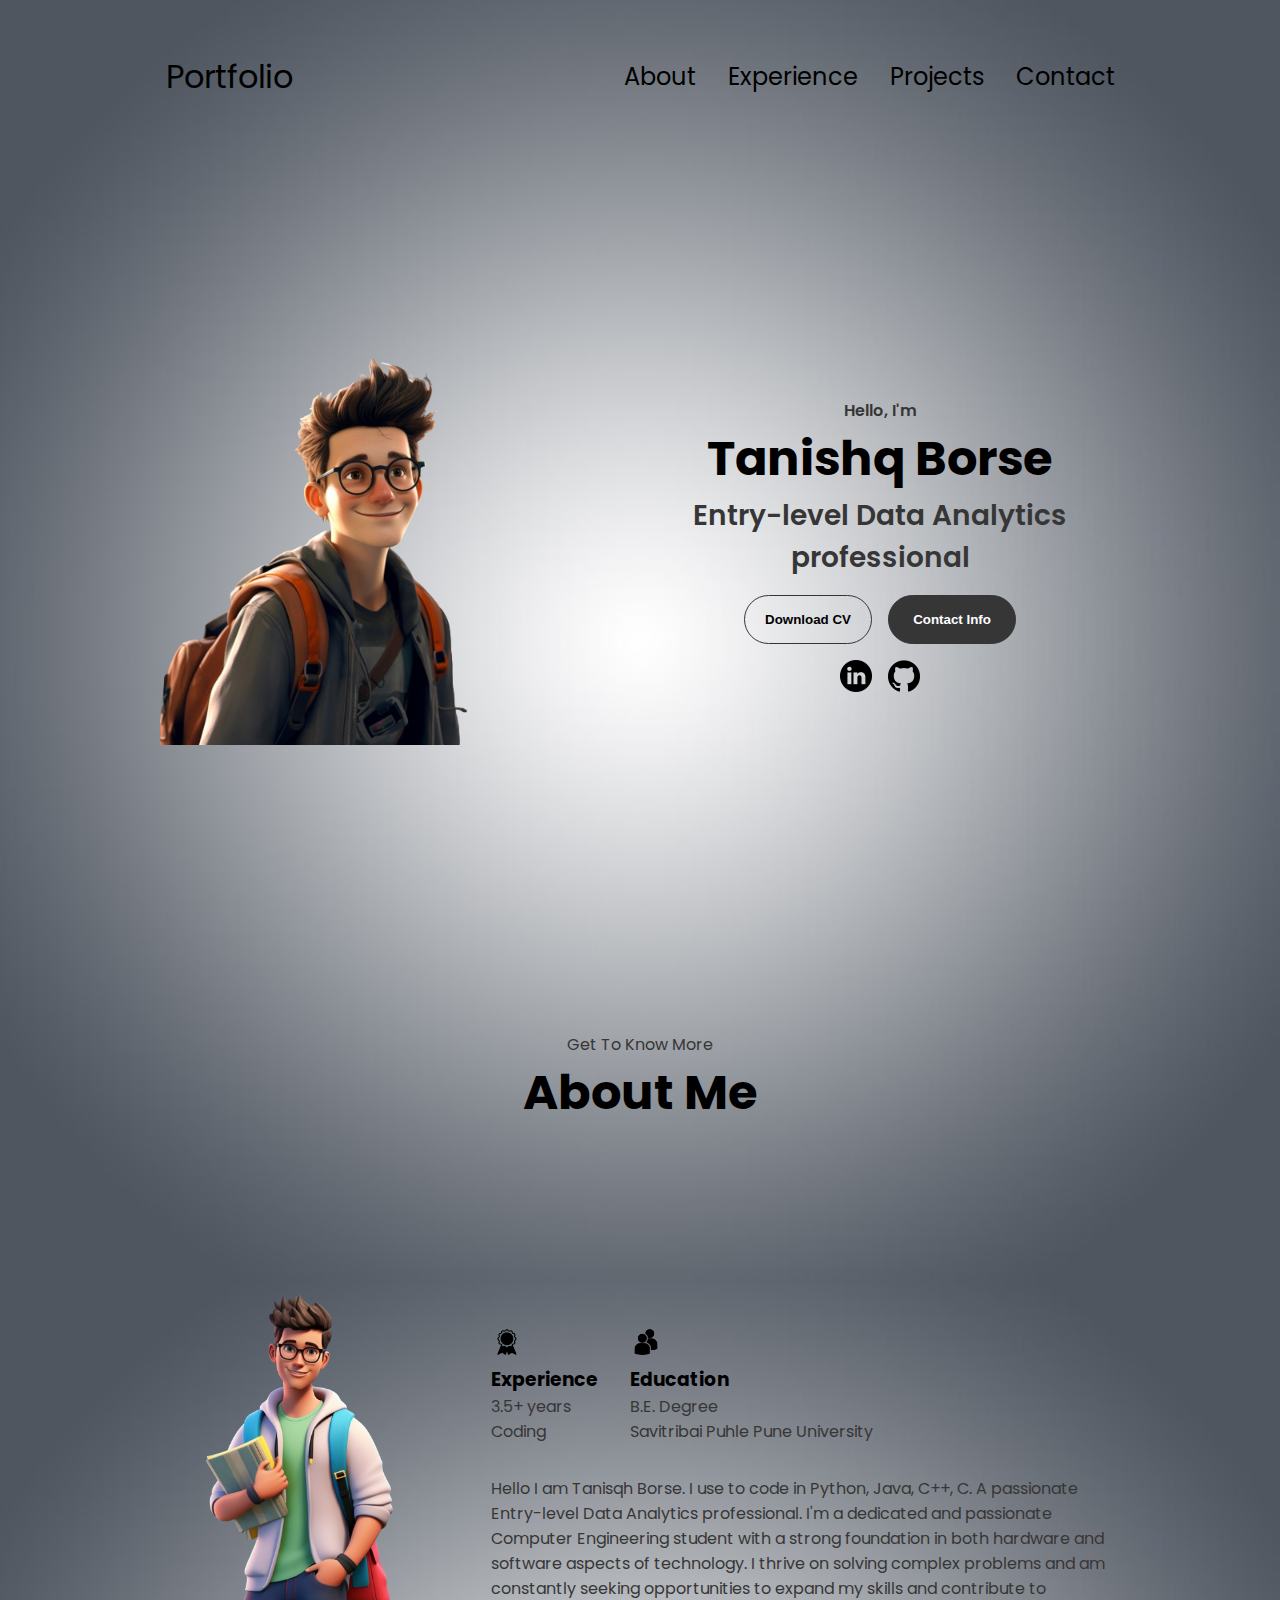
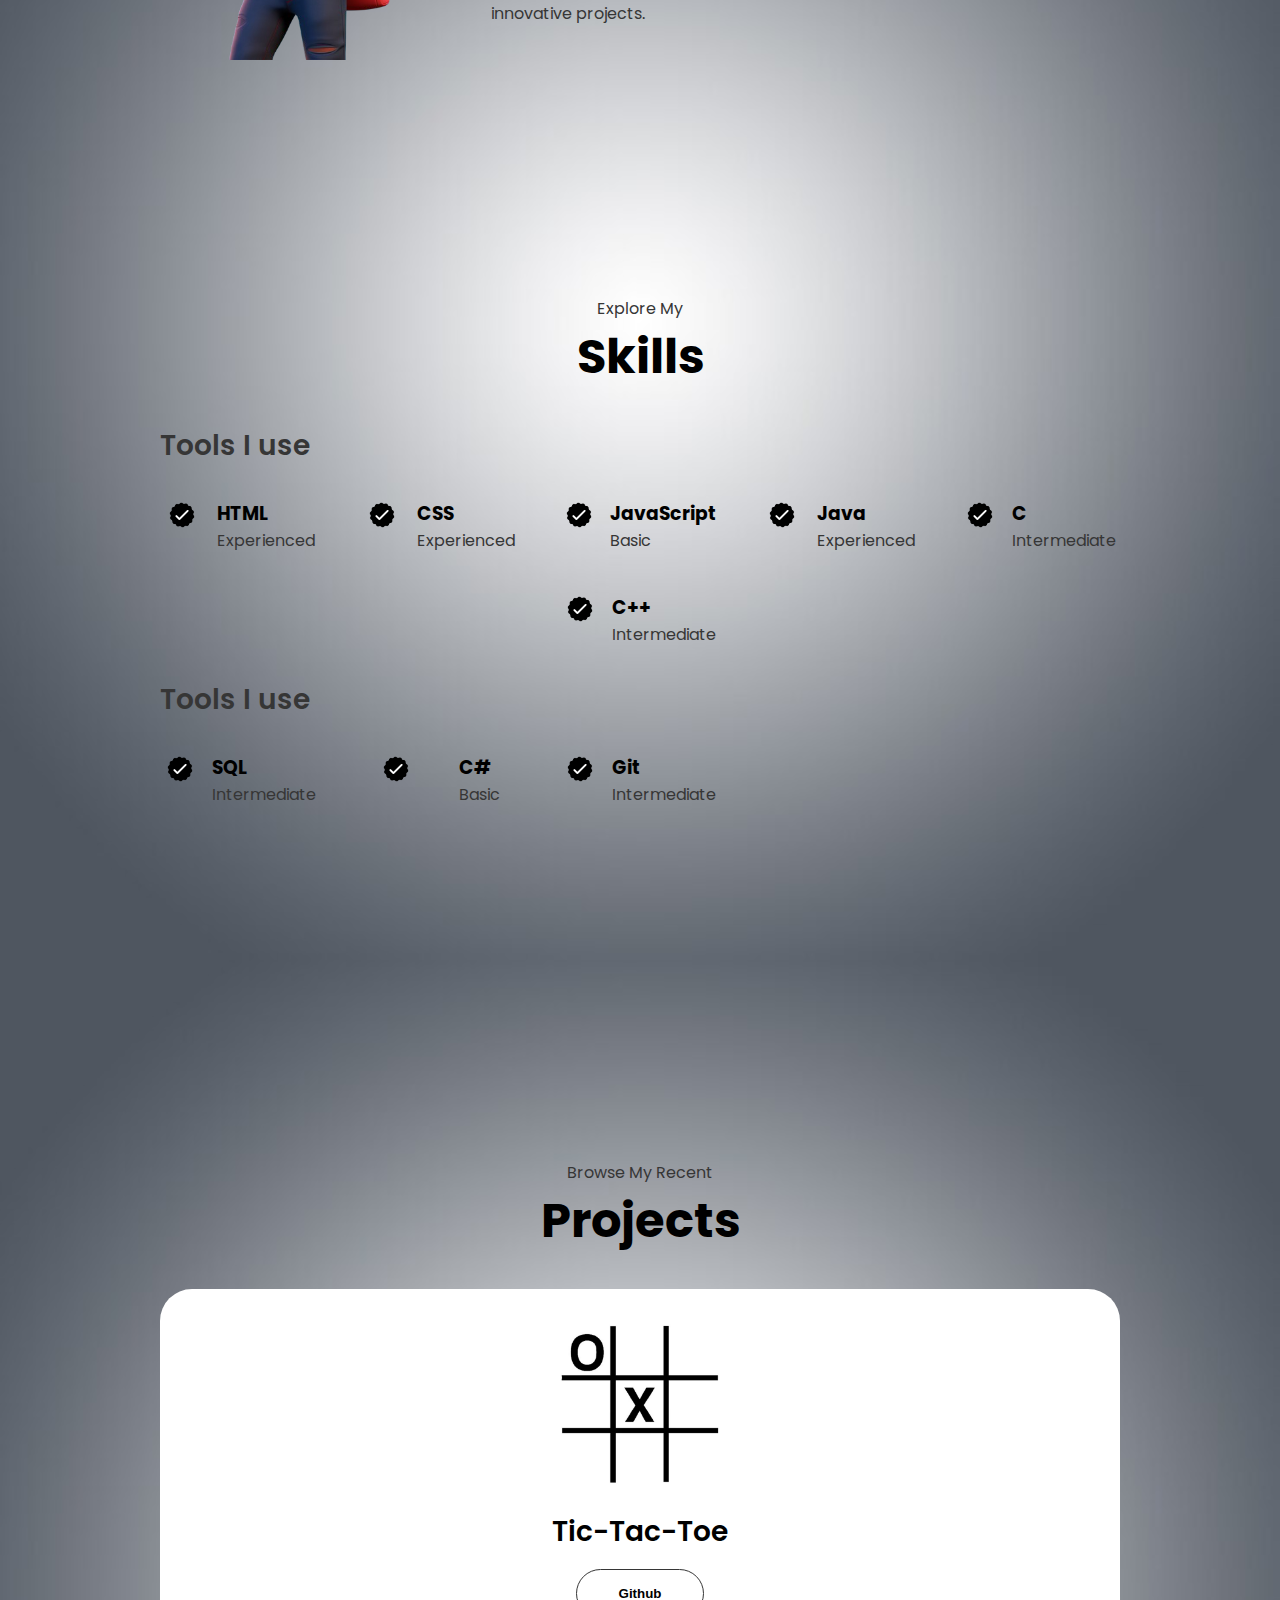
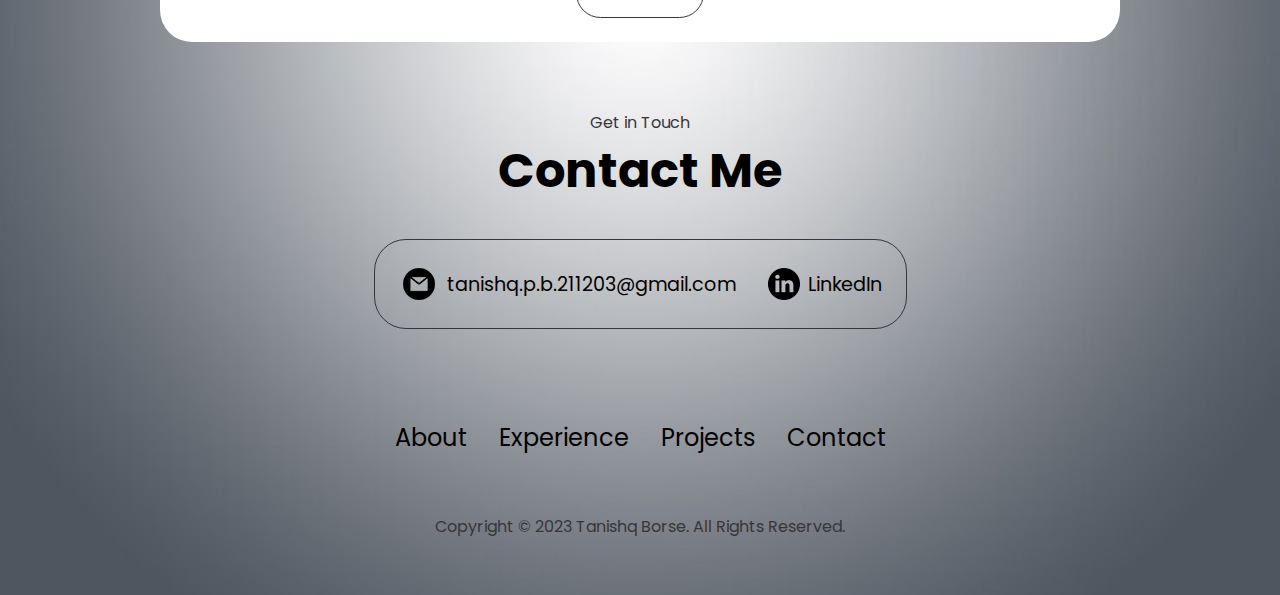
<file: Internship Task-2/index.html>
<!DOCTYPE html>
<html lang="en">
  <head>
    <meta charset="UTF-8" />
    <meta http-equiv="X-UA-Compatible" content="IE=edge" />
    <meta name="viewport" content="width=device-width, initial-scale=1.0" />
    <title>My Portfolio</title>
    <link rel="stylesheet" href="style.css" />
    <link rel="stylesheet" href="mediaqueries.css" />
  </head>
  <body>
    <nav id="desktop-nav">
      <div class="logo">Portfolio</div>
      <div>
        <ul class="nav-links">
          <li><a href="#about">About</a></li>
          <li><a href="#experience">Experience</a></li>
          <li><a href="#projects">Projects</a></li>
          <li><a href="#contact">Contact</a></li>
        </ul>
      </div>
    </nav>
    <nav id="hamburger-nav">
      <div class="logo">Tanishq Borse</div>
      <div class="hamburger-menu">
        <div class="hamburger-icon" onclick="toggleMenu()">
          <span></span>
          <span></span>
          <span></span>
        </div>
        <div class="menu-links">
          <li><a href="#about" onclick="toggleMenu()">About</a></li>
          <li><a href="#experience" onclick="toggleMenu()">Experience</a></li>
          <li><a href="#projects" onclick="toggleMenu()">Projects</a></li>
          <li><a href="#contact" onclick="toggleMenu()">Contact</a></li>
        </div>
      </div>
    </nav>
    <section id="profile">
      <div class="section__pic-container">
        <img src="./assets/me.png" alt="John Doe profile picture" />
      </div>
      <div class="section__text">
        <p class="section__text__p1">Hello, I'm</p>
        <h1 class="title">Tanishq Borse</h1>
        <p class="section__text__p2">Entry-level Data Analytics professional </p>
        <div class="btn-container">
          <button
            class="btn btn-color-2"
            onclick="window.open('./assets/my-resume-cv.pdf')"
          >
            Download CV
          </button>
          <button class="btn btn-color-1" onclick="toggleMenu()">
            Contact Info
          </button>
        </div>
        <div id="socials-container">
          <img
            src="./assets/linkedin.png"
            alt="My LinkedIn profile"
            class="icon"
            onclick="location.href='https://www.linkedin.com/in/tanishq-borse-40a1a4258/"
          />
          <img
            src="./assets/github.png"
            alt="My Github profile"
            class="icon"
            onclick="location.href='https://github.com/TanUBorse/CODSOFT"
          />
        </div>
      </div>
    </section>
    <section id="about">
      <p class="section__text__p1">Get To Know More</p>
      <h1 class="title">About Me</h1>
      <div class="section-container">
        <div class="section__pic-container">
          <img
            src="./assets/about-me.png"
            alt="Profile picture"
            class="about-pic"
          />
        </div>
        <div class="about-details-container">
          <div class="about-containers">
            <div class="details-container">
              <img
                src="./assets/experience.png"
                alt="Experience icon"
                class="icon"
              />
              <h3>Experience</h3>
              <p>3.5+ years <br />Coding</p>
            </div>
            <div class="details-container">
              <img
                src="./assets/education.png"
                alt="Education icon"
                class="icon"
              />
              <h3>Education</h3>
              <p>B.E. Degree<br />Savitribai Puhle Pune University</p>
            </div>
          </div>
          <div class="text-container">
            <p>
              Hello I am Tanisqh Borse. I use to code in Python, Java, C++, C. A passionate Entry-level Data Analytics professional.
              I'm a dedicated and passionate Computer Engineering student with a strong foundation in both hardware and software aspects of technology. 
              I thrive on solving complex problems and am constantly seeking opportunities to expand my skills and contribute to innovative projects.
            </p>
          </div>
        </div>
      </div>
      
    </section>
    <section id="experience">
      <p class="section__text__p1">Explore My</p>
      <h1 class="title">Skills</h1>
      <div class="experience-details-container">
        <div class="about-containers">
          <div class="details-container">
            <h2 class="experience-sub-title">Tools I use</h2>
            <div class="article-container">
              <article>
                <img
                  src="./assets/checkmark.png"
                  alt="Experience icon"
                  class="icon"
                />
                <div>
                  <h3>HTML</h3>
                  <p>Experienced</p>
                </div>
              </article>
              <article>
                <img
                  src="./assets/checkmark.png"
                  alt="Experience icon"
                  class="icon"
                />
                <div>
                  <h3>CSS</h3>
                  <p>Experienced</p>
                </div>
              </article>
              <article>
                <img
                  src="./assets/checkmark.png"
                  alt="Experience icon"
                  class="icon"
                />
                <div>
                  <h3>JavaScript</h3>
                  <p>Basic</p>
                </div>
              </article>
              <article>
                <img
                  src="./assets/checkmark.png"
                  alt="Experience icon"
                  class="icon"
                />
                <div>
                  <h3>Java</h3>
                  <p>Experienced</p>
                </div>
              </article>
              <article>
                <img
                  src="./assets/checkmark.png"
                  alt="Experience icon"
                  class="icon"
                />
                <div>
                  <h3>C</h3>
                  <p>Intermediate</p>
                </div>
              </article>
              <article>
                <img
                  src="./assets/checkmark.png"
                  alt="Experience icon"
                  class="icon"
                />
                <div>
                  <h3>C++</h3>
                  <p>Intermediate</p>
                </div>
              </article>
            </div>
          </div>
          <div class="details-container">
            <h2 class="experience-sub-title">Tools I use</h2>
            <div class="article-container">
              <article>
                <img
                  src="./assets/checkmark.png"
                  alt="Experience icon"
                  class="icon"
                />
                <div>
                  <h3>SQL</h3>
                  <p>Intermediate</p>
                </div>
              </article>
              <article>
                <img
                  src="./assets/checkmark.png"
                  alt="Experience icon"
                  class="icon"
                />
                <div>
                  <h3>C#</h3>
                  <p>Basic</p>
                </div>
              </article>
              <article>
                <img
                  src="./assets/checkmark.png"
                  alt="Experience icon"
                  class="icon"
                />
                <div>
                  <h3>Git</h3>
                  <p>Intermediate</p>
                </div>
              </article>
            </div>
          </div>
        </div>
      </div>
      
    </section>
    <section id="projects" >
      <p class="section__text__p1">Browse My Recent</p>
      <h1 class="title">Projects</h1>
      <div class="experience-details-container">
        <div class="about-containers">
          <div class="details-container-color-container">
            <div class="article-container">
              <img
                src="./assets/Tic.png"
                alt="Project 1"
                class="project-img"
              />
            </div>
            <h2 class="experience-sub-title project-title">Tic-Tac-Toe</h2>
            <div class="btn-container">
              <button
                class="btn btn-color-2 project-btn"
                onclick="location.href='https://github.com/TanUBorse/Tic-Tac-Game'">
                Github
              </button>
            </div>
          </div>
    </section>
    <section id="contact">
      <p class="section__text__p1">Get in Touch</p>
      <h1 class="title">Contact Me</h1>
      <div class="contact-info-upper-container">
        <div class="contact-info-container">
          <img
            src="./assets/email.png"
            alt="Email icon"
            class="icon contact-icon email-icon"
          />
          <p><a href="mailto:tanishq.p.b.211203@gmail.com">tanishq.p.b.211203@gmail.com</a></p>
        </div>
        <div class="contact-info-container">
          <img
            src="./assets/linkedin.png"
            alt="LinkedIn icon"
            class="icon contact-icon"
          />
          <p><a href="https://www.linkedin.com/in/tanishq-borse-40a1a4258/">LinkedIn</a></p>
        </div>
      </div>
    </section>
    <footer>
      <nav>
        <div class="nav-links-container">
          <ul class="nav-links">
            <li><a href="#about">About</a></li>
            <li><a href="#experience">Experience</a></li>
            <li><a href="#projects">Projects</a></li>
            <li><a href="#contact">Contact</a></li>
          </ul>
        </div>
      </nav>
      <p>Copyright &#169; 2023 Tanishq Borse. All Rights Reserved.</p>
    </footer>
    <script src="script.js"></script>
  </body>
</html>
</file>
<file: Internship Task-2/style.css>
/* GENERAL */

@import url("https://fonts.googleapis.com/css2?family=Poppins:wght@300;400;500;600&display=swap");

* {
  margin: 0;
  padding: 0;
}

body {
  font-family: "Poppins", sans-serif;
  background-image: url("assets/back.jpg");
  background-size:contain;
}

html {
  scroll-behavior: smooth;
}

p {
  color: rgb(54, 54, 54);
}

/* TRANSITION */

a,
.btn {
  transition: all 300ms ease;
}

/* DESKTOP NAV */

nav,
.nav-links {
  display: flex;
}

nav {
  justify-content: space-around;
  align-items: center;
  height: 17vh;
}

.nav-links {
  gap: 2rem;
  list-style: none;
  font-size: 1.5rem;
}

a {
  color: black;
  text-decoration: none;
  text-decoration-color: white;
}

a:hover {
  color: grey;
  text-decoration: underline;
  text-underline-offset: 1rem;
  text-decoration-color: rgb(181, 181, 181);
}

.logo {
  font-size: 2rem;
}

.logo:hover {
  cursor: default;
}

/* HAMBURGER MENU */

#hamburger-nav {
  display: none;
}

.hamburger-menu {
  position: relative;
  display: inline-block;
}

.hamburger-icon {
  display: flex;
  flex-direction: column;
  justify-content: space-between;
  height: 24px;
  width: 30px;
  cursor: pointer;
}

.hamburger-icon span {
  width: 100%;
  height: 2px;
  background-color: black;
  transition: all 0.3 ease-in-out;
}

.menu-links {
  position: absolute;
  top: 100%;
  right: 0;
  background-color: white;
  width: fit-content;
  max-height: 0;
  overflow: hidden;
  transition: all 0.3 ease-in-out;
}

.menu-links a {
  display: block;
  padding: 10px;
  text-align: center;
  font-size: 1.5rem;
  color: black;
  text-decoration: none;
  transition: all 0.3 ease-in-out;
}

.menu-links li {
  list-style: none;
}

.menu-links.open {
  max-height: 300px;
}

.hamburger-icon.open span:first-child {
  transform: rotate(45deg) translate(10px, 5px);
}

.hamburger-icon.open span:nth-child(2) {
  opacity: 0;
}

.hamburger-icon.open span:last-child {
  transform: rotate(-45deg) translate(10px, -5px);
}

.hamburger-icon span:first-child {
  transform: none;
}

.hamburger-icon span:first-child {
  opacity: 1;
}

.hamburger-icon span:first-child {
  transform: none;
}

/* SECTIONS */

section {
  padding-top: 4vh;
  height: 96vh;
  margin: 0 10rem;
  box-sizing: border-box;
  min-height: fit-content;
}

.section-container {
  display: flex;
}

/* PROFILE SECTION */

#profile {
  display: flex;
  justify-content: center;
  gap: 5rem;
  height: 80vh;
}

.section__pic-container {
  display: flex;
  height: 400px;
  width: 400px;
  margin: auto 0;
}

.section__text {
  align-self: center;
  text-align: center;
}

.section__text p {
  font-weight: 600;
}

.section__text__p1 {
  text-align: center;
}

.section__text__p2 {
  font-size: 1.75rem;
  margin-bottom: 1rem;
}

.title {
  font-size: 3rem;
  text-align: center;
}

#socials-container {
  display: flex;
  justify-content: center;
  margin-top: 1rem;
  gap: 1rem;
}

/* ICONS */

.icon {
  cursor: pointer;
  height: 2rem;
}

/* BUTTONS */

.btn-container {
  display: flex;
  justify-content: center;
  gap: 1rem;
}

.btn {
  font-weight: 600;
  transition: all 300ms ease;
  padding: 1rem;
  width: 8rem;
  border-radius: 2rem;
}

.btn-color-1,
.btn-color-2 {
  border: rgb(53, 53, 53) 0.1rem solid;
}

.btn-color-1:hover,
.btn-color-2:hover {
  cursor: pointer;
}

.btn-color-1,
.btn-color-2:hover {
  background: rgb(54, 54, 54);
  color: white;
}

.btn-color-1:hover {
  background: rgb(0, 0, 0);
}

.btn-color-2 {
  background: none;
}

.btn-color-2:hover {
  border: rgb(255, 255, 255) 0.1rem solid;
}

.btn-container {
  gap: 1rem;
}

/* ABOUT SECTION */

#about {
  position: relative;
}

.about-containers {
  gap: 2rem;
  margin-bottom: 2rem;
  margin-top: 2rem;
}

.about-details-container {
  justify-content: center;
  flex-direction: column;
}

.about-containers,
.about-details-container {
  display: flex;
}

.about-pic {
  border-radius: 2rem;
}



.details-container-color-container {
  padding: 1.5rem;
  flex: 1;

  background: white;
  border-radius: 2rem;
  border: rgb(54, 54, 54)) 0.1rem solid;
  border-color: rgb(163, 163, 163);
  text-align: center;
}

.section-container {
  gap: 4rem;
  height: 80%;
}

.section__pic-container {
  height: 400px;
  width: 400px;
  margin: auto 0;
}

/* EXPERIENCE SECTION */

#experience {
  position: relative;
}

.experience-sub-title {
  color: rgb(54, 54, 54);
  font-weight: 600;
  font-size: 1.75rem;
  margin-bottom: 2rem;
}

.experience-details-container {
  display: flex;
  justify-content: center;
  flex-direction: column;
}

.details-container-color-container{
  transition: transform 0.3s;
}

.details-container-color-container:hover{
  transform: scale(1.1);
}

.article-container {
  display: flex;
  text-align: initial;
  flex-wrap: wrap;
  flex-direction: row;
  gap: 2.5rem;
  justify-content: space-around;
}

article {
  display: flex;
  width: 10rem;
  justify-content: space-around;
  gap: 0.5rem;
}

article .icon {
  cursor: default;
}

/* PROJECTS SECTION */

#projects {
  position:relative;
}


.color-container {
  border-color: rgb(54, 54, 54);
  background: rgb(250, 250, 250);
}


.project-img {
  border-radius: 2rem;
  width: 20%;
  height: 20%;
}

.project-title {
  margin: 1rem;
  color: black;
}

.project-btn {
  color: black;
  border-color: rgb(54, 54, 54);
}

/* CONTACT */

#contact {
  display: flex;
  justify-content: center;
  flex-direction: column;
  height: 70vh;
}

.contact-info-upper-container {
  display: flex;
  justify-content: center;
  border-radius: 2rem;
  border: rgb(53, 53, 53) 0.1rem solid;
  border-color:rgb(54, 54, 54);
  background: (250, 250, 250);
  margin: 2rem auto;
  padding: 0.5rem;
}

.contact-info-container {
  display: flex;
  align-items: center;
  justify-content: center;
  gap: 0.5rem;
  margin: 1rem;
}

.contact-info-container p {
  font-size: larger;
}

.contact-icon {
  cursor: default;
}

.email-icon {
  height: 2.5rem;
}

/* FOOTER SECTION */

footer {
  height: 26vh;
  margin: 0 1rem;
}

footer p {
  text-align: center;
}
</file>
<file: Internship Task-2/mediaqueries.css>
@media screen and (max-width: 1400px) {
  #profile {
    height: 83vh;
    margin-bottom: 6rem;
  }
  .about-containers {
    flex-wrap: wrap;
  }
  #contact,
  #projects {
    height: fit-content;
  }
}

@media screen and (max-width: 1200px) {
  #desktop-nav {
    display: none;
  }
  #hamburger-nav {
    display: flex;
  }
  #experience,
  .experience-details-container {
    margin-top: 2rem;
  }
  #profile,
  .section-container {
    display: block;
  }
  .arrow {
    display: none;
  }
  section,
  .section-container {
    height: fit-content;
  }
  section {
    margin: 0 5%;
  }
  .section__pic-container {
    width: 275px;
    height: 275px;
    margin: 0 auto 2rem;
  }
  .about-containers {
    margin-top: 0;
  }
}

@media screen and (max-width: 600px) {
  #contact,
  footer {
    height: 40vh;
  }
  #profile {
    height: 83vh;
    margin-bottom: 0;
  }
  article {
    font-size: 1rem;
  }
  footer nav {
    height: fit-content;
    margin-bottom: 2rem;
  }
  .about-containers,
  .contact-info-upper-container,
  .btn-container {
    flex-wrap: wrap;
  }
  .contact-info-container {
    margin: 0;
  }
  .contact-info-container p,
  .nav-links li a {
    font-size: 1rem;
  }
  .experience-sub-title {
    font-size: 1.25rem;
  }
  .logo {
    font-size: 1.5rem;
  }
  .nav-links {
    flex-direction: column;
    gap: 0.5rem;
    text-align: center;
  }
  .section__pic-container {
    width: auto;
    height: 46vw;
    justify-content: center;
  }
  .section__text__p2 {
    font-size: 1.25rem;
  }
  .title {
    font-size: 2rem;
  }
  .text-container {
    text-align: justify;
  }
}
</file>
